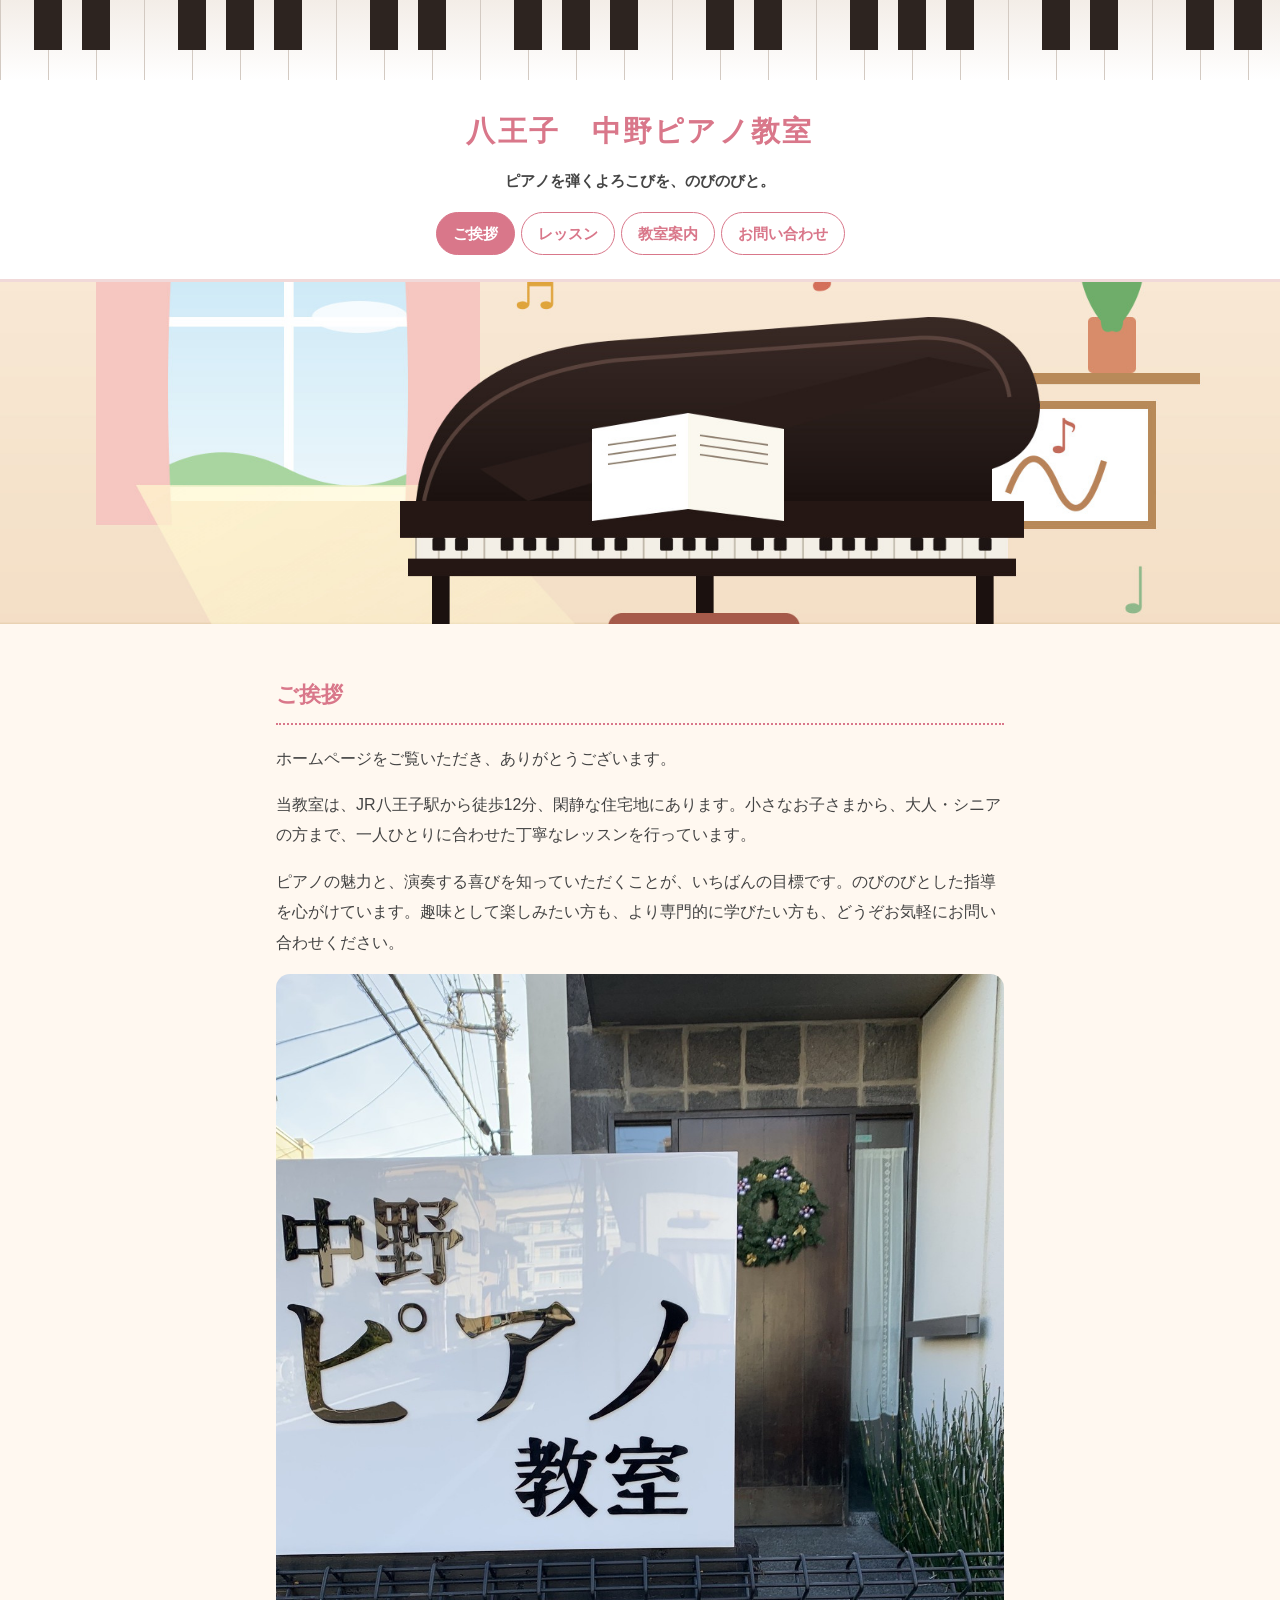
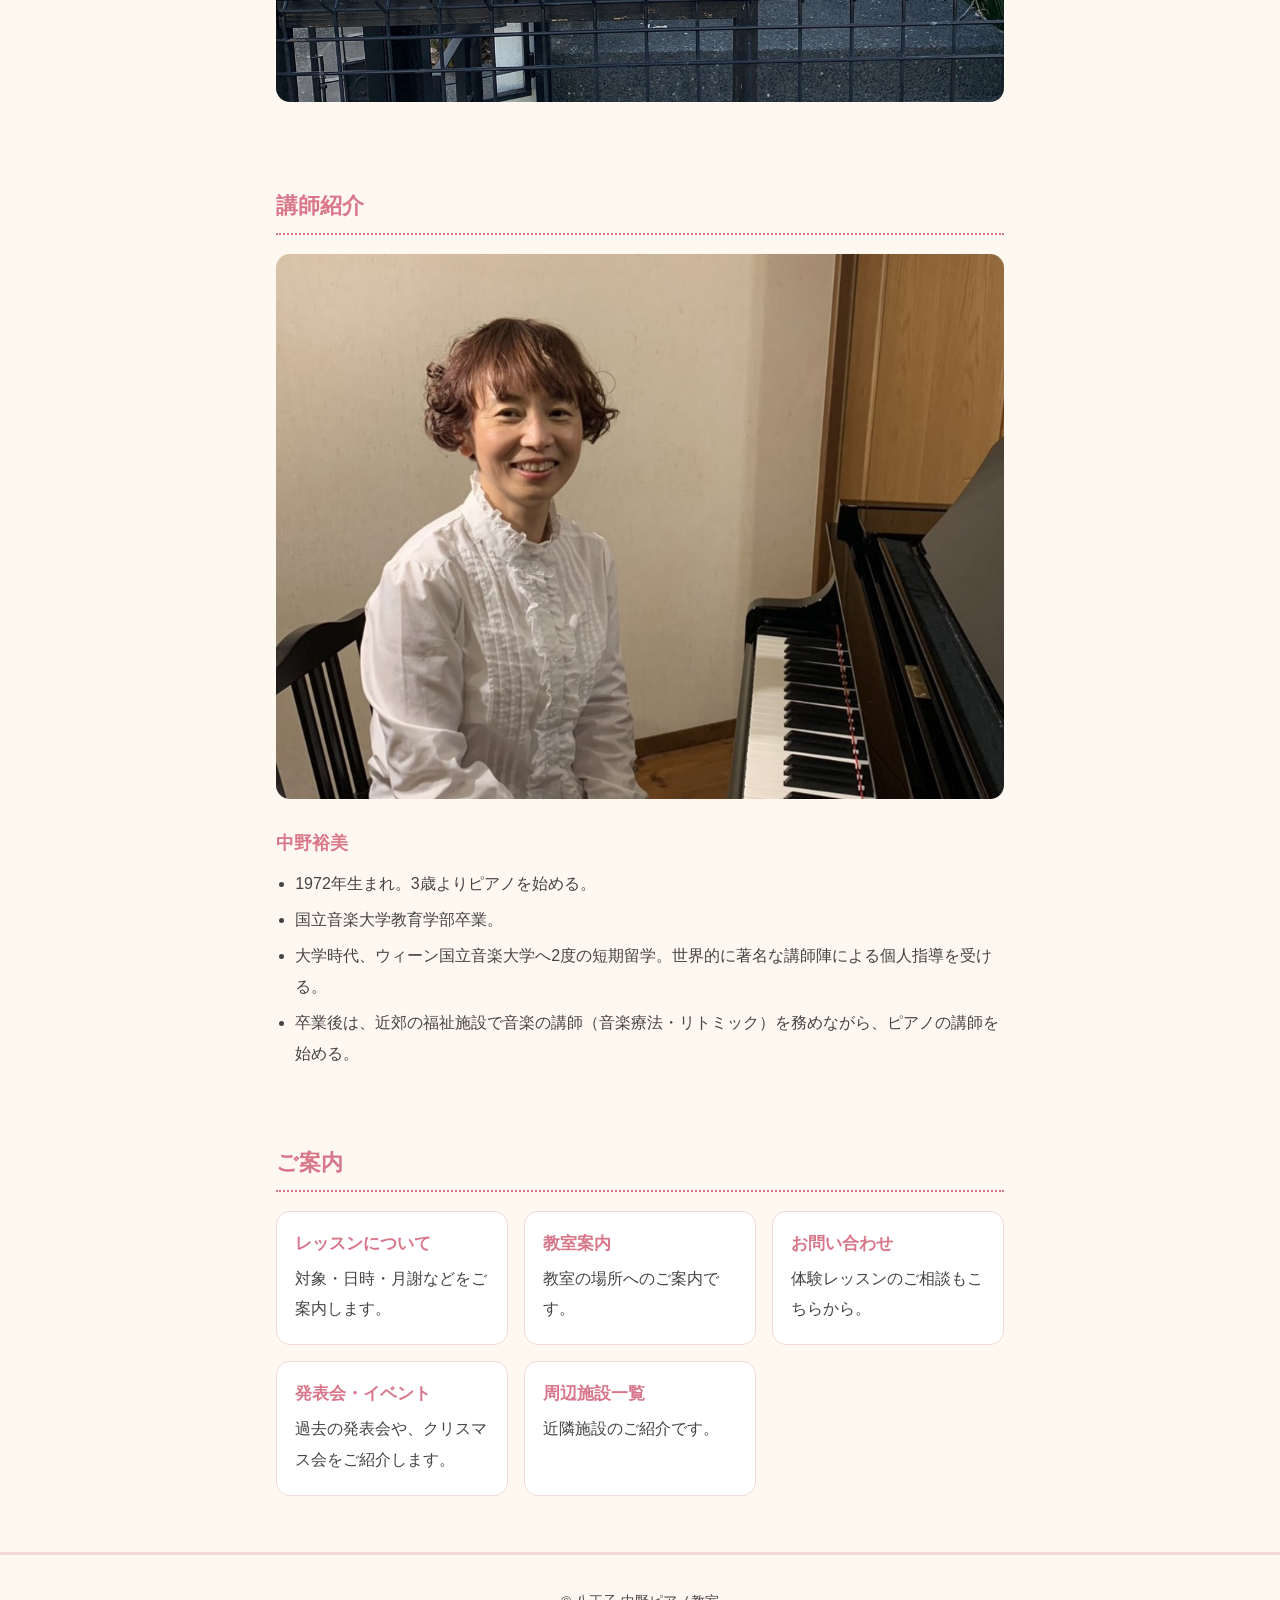
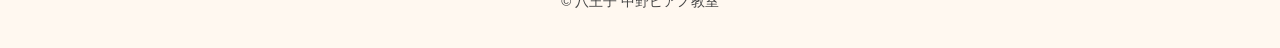
<file: index.html>
<!DOCTYPE html>
<html lang="ja">
<head>
  <meta charset="UTF-8">
  <meta name="viewport" content="width=device-width, initial-scale=1">
  <title>八王子 中野ピアノ教室</title>
  <meta name="description" content="JR八王子駅から徒歩12分、閑静な住宅地にあるピアノ教室です！">
  <script>document.documentElement.classList.add('js');</script> 
  <link rel="stylesheet" href="style.css">
  <script src="script.js" defer></script>    
</head>
<body>
  <header class="site-header">
    <div class="keys" aria-hidden="true"></div>
    <h1>八王子　中野ピアノ教室</h1>
    <p class="catch">ピアノを弾くよろこびを、のびのびと。</p>
    <nav>
      <a href="index.html" aria-current="page">ご挨拶</a>
      <a href="lesson.html">レッスン</a>
      <a href="access.html">教室案内</a>
      <a href="contact.html">お問い合わせ</a>
    </nav>
  </header>

  <div class="hero" aria-hidden="true"></div>

  <main>
    <section id="greeting" class="reveal">
      <h2>ご挨拶</h2>
      <p>ホームページをご覧いただき、ありがとうございます。</p>
      <p>当教室は、JR八王子駅から徒歩12分、閑静な住宅地にあります。小さなお子さまから、大人・シニアの方まで、一人ひとりに合わせた丁寧なレッスンを行っています。</p>
      <p>ピアノの魅力と、演奏する喜びを知っていただくことが、いちばんの目標です。のびのびとした指導を心がけています。趣味として楽しみたい方も、より専門的に学びたい方も、どうぞお気軽にお問い合わせください。</p>
      <img class="photo" src="images/building.jpg" alt="外観">
    </section>

    <section class="reveal">
      <h2>講師紹介</h2>
        <img class="photo"  src="images/teacher.jpg" alt="講師">
          <h3>中野裕美</h3>
          <ul class="career">
            <li>1972年生まれ。3歳よりピアノを始める。</li>
            <li>国立音楽大学教育学部卒業。</li>
            <li>大学時代、ウィーン国立音楽大学へ2度の短期留学。世界的に著名な講師陣による個人指導を受ける。</li>
            <li>卒業後は、近郊の福祉施設で音楽の講師（音楽療法・リトミック）を務めながら、ピアノの講師を始める。</li>
          </ul>
        </div>
      </div>
    </section>

    <section class="reveal">
      <h2>ご案内</h2>
      <div class="cards">
        <a class="card card-link" href="lesson.html">
          <h3>レッスンについて</h3>
          <p>対象・日時・月謝などをご案内します。</p>
        </a>
        <a class="card card-link" href="access.html">
          <h3>教室案内</h3>
          <p>教室の場所へのご案内です。</p>
        </a>
        <a class="card card-link" href="contact.html">
          <h3>お問い合わせ</h3>
          <p>体験レッスンのご相談もこちらから。</p>
        </a>
        <a class="card card-link" href="events.html">
          <h3>発表会・イベント</h3>
          <p>過去の発表会や、クリスマス会をご紹介します。</p>
        </a>
        <a class="card card-link" href="links.html">
          <h3>周辺施設一覧</h3>
          <p>近隣施設のご紹介です。</p>
        </a>
      </div>
    </section>

  </main>

  <footer>
    <p>&copy; 八王子 中野ピアノ教室</p>
  </footer>

</body>
</html>
</file>
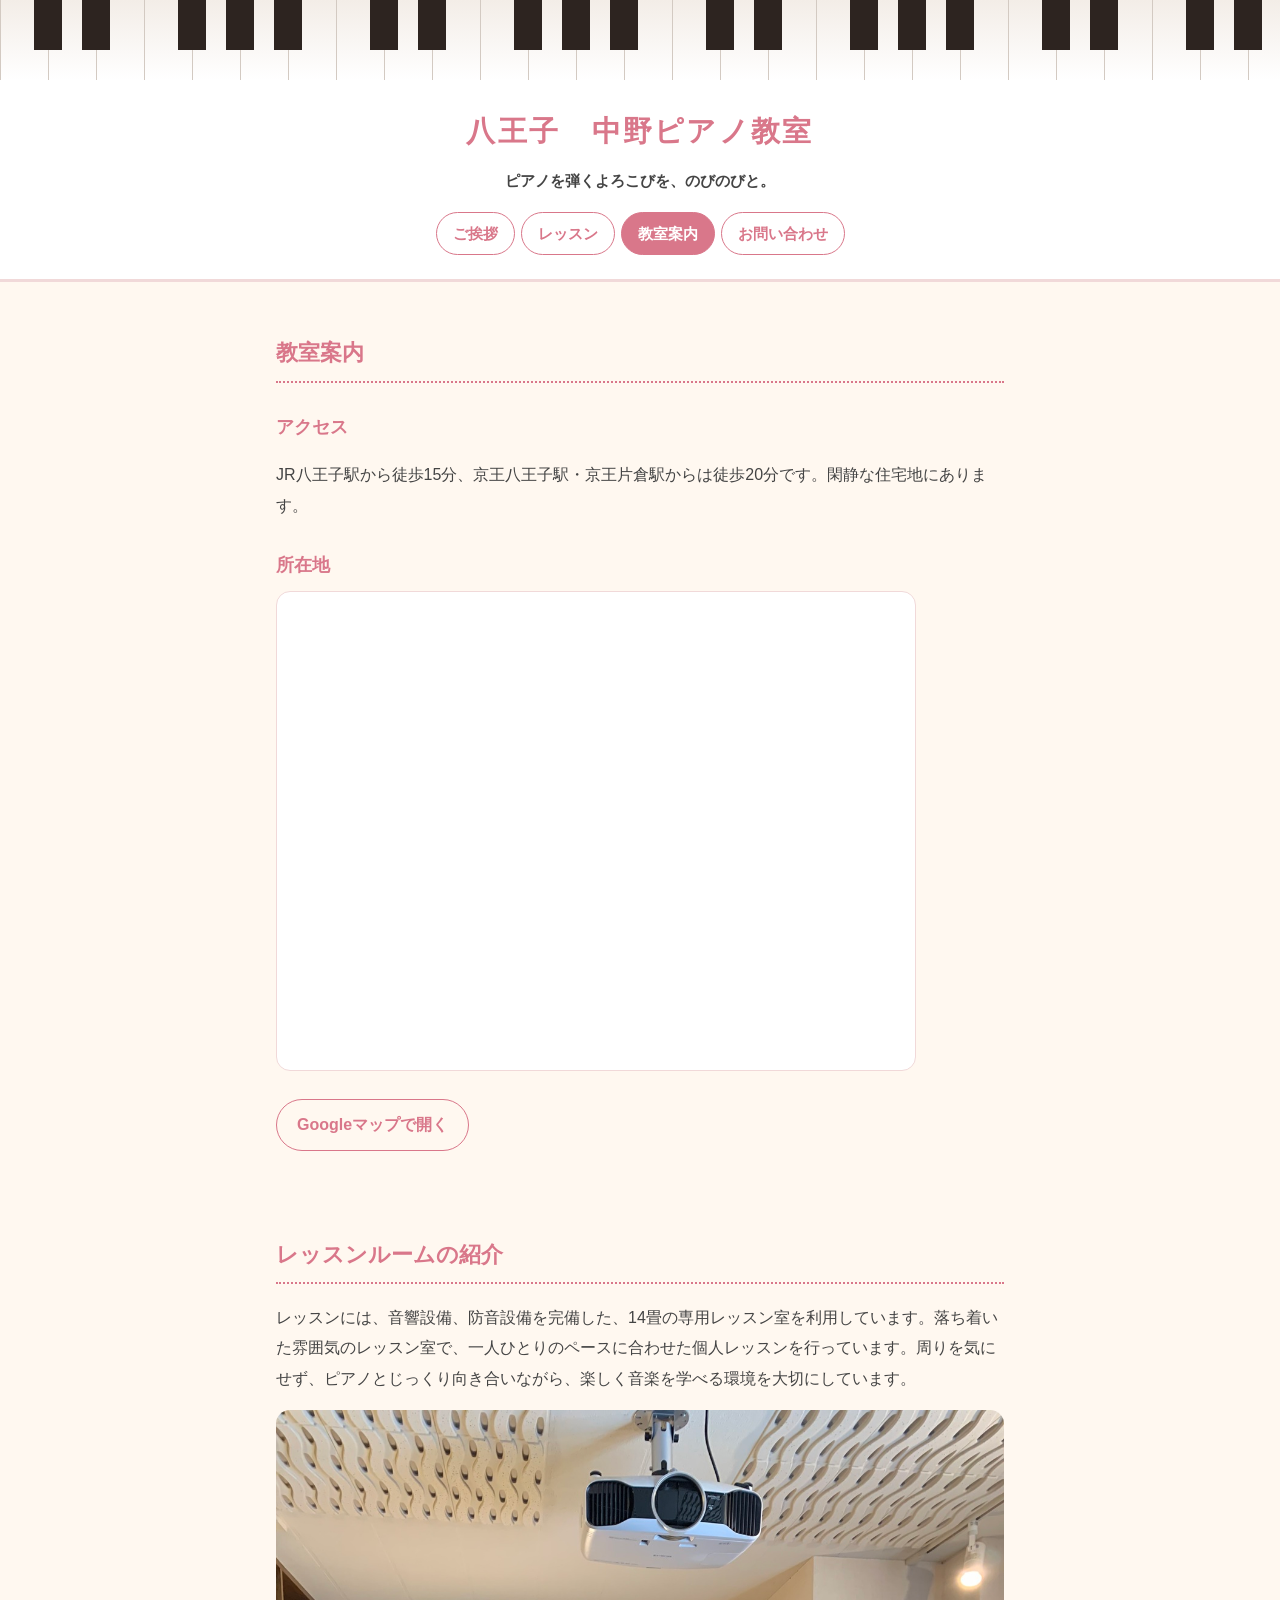
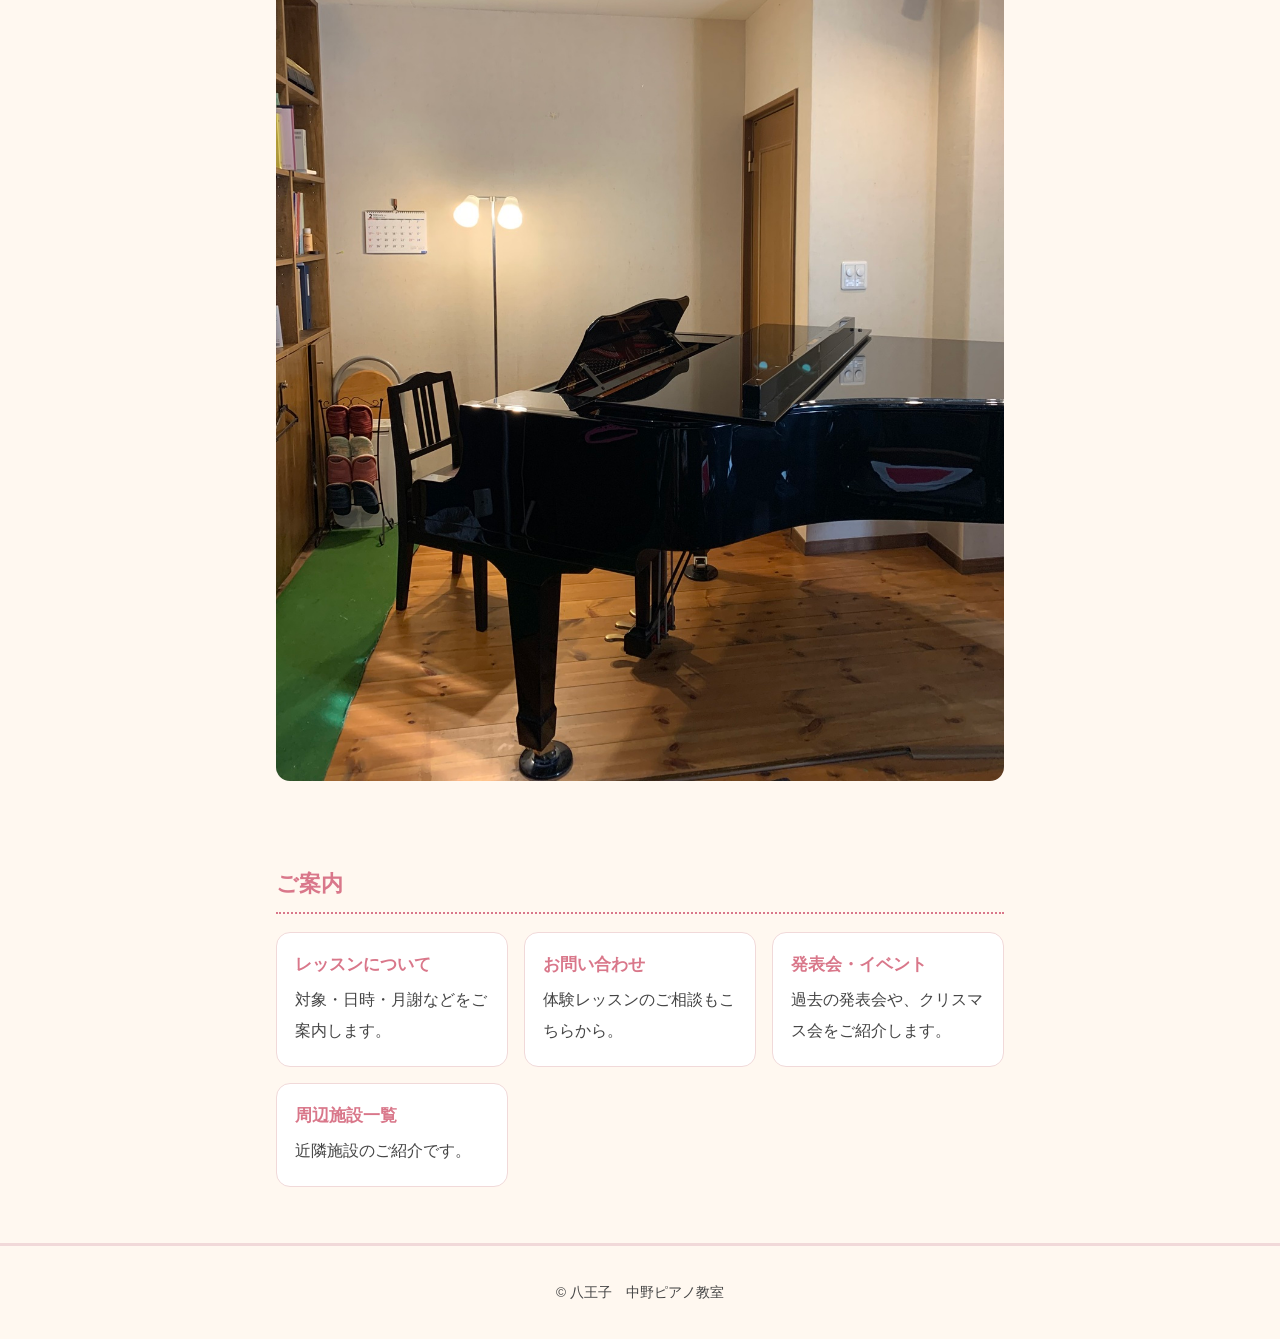
<file: access.html>
<!DOCTYPE html>
<html lang="ja">
<head>
  <meta charset="UTF-8">
  <meta name="viewport" content="width=device-width, initial-scale=1">
  <title> 教室案内 | 八王子　中野ピアノ教室</title>
  <script>document.documentElement.classList.add('js');</script>
  <link rel="stylesheet" href="style.css">
  <script src="script.js" defer></script>
</head>
<body>

  <header class="site-header">
    <div class="keys" aria-hidden="true"></div>
    <h1>八王子　中野ピアノ教室</h1>
    <p class="catch">ピアノを弾くよろこびを、のびのびと。</p>
    <nav>
      <a href="index.html">ご挨拶</a>
      <a href="lesson.html">レッスン</a>
      <a href="access.html" aria-current="page">教室案内</a>
      <a href="contact.html">お問い合わせ</a>
    </nav>
  </header>

  <main>
    <section id="access" class="reveal">
      <h2>教室案内</h2>

      <h3>アクセス</h3>
      <p>JR八王子駅から徒歩15分、京王八王子駅・京王片倉駅からは徒歩20分です。閑静な住宅地にあります。</p>
      
      <h3>所在地</h3>
      <div class="map-wrap">
        <iframe src="https://www.google.com/maps/embed?pb=!1m14!1m8!1m3!1d3241.933053180863!2d139.33231308812924!3d35.654021019929225!3m2!1i1024!2i768!4f13.1!3m3!1m2!1s0x60191dd6dc88493f%3A0x21a60ded7959d11e!2z5Lit6YeO44OU44Ki44OO5pWZ5a6k!5e0!3m2!1sja!2sjp!4v1795079957153!5m2!1sja!2sjp" allowfullscreen="" loading="lazy" referrerpolicy="strict-origin-when-cross-origin"></iframe>
      </div>
      <p>
        <a class="map-link" href="https://maps.app.goo.gl/utePpyiAo1bvD2hs9" target="_blank" rel="noopener">Googleマップで開く</a>
      </p>
    </section>

    <section class="reveal">
      <h2>レッスンルームの紹介</h2>
      <p>レッスンには、音響設備、防音設備を完備した、14畳の専用レッスン室を利用しています。落ち着いた雰囲気のレッスン室で、一人ひとりのペースに合わせた個人レッスンを行っています。周りを気にせず、ピアノとじっくり向き合いながら、楽しく音楽を学べる環境を大切にしています。</p>
      <img class="photo" src="images/classroom.jpg" alt="レッスンルーム">
    </section>
  
    <section class="reveal">
      <h2>ご案内</h2>
      <div class="cards">
        <a class="card card-link" href="lesson.html">
          <h3>レッスンについて</h3>
          <p>対象・日時・月謝などをご案内します。</p>
        </a>
        <a class="card card-link" href="contact.html">
          <h3>お問い合わせ</h3>
          <p>体験レッスンのご相談もこちらから。</p>
        </a>
        <a class="card card-link" href="events.html">
          <h3>発表会・イベント</h3>
          <p>過去の発表会や、クリスマス会をご紹介します。</p>
        </a>
        <a class="card card-link" href="links.html">
          <h3>周辺施設一覧</h3>
          <p>近隣施設のご紹介です。</p>
        </a>
      </div>
    </section>
  
  </main>

  <footer>
    <p>&copy; 八王子　中野ピアノ教室</p>
  </footer>

</body>
</html>
</file>
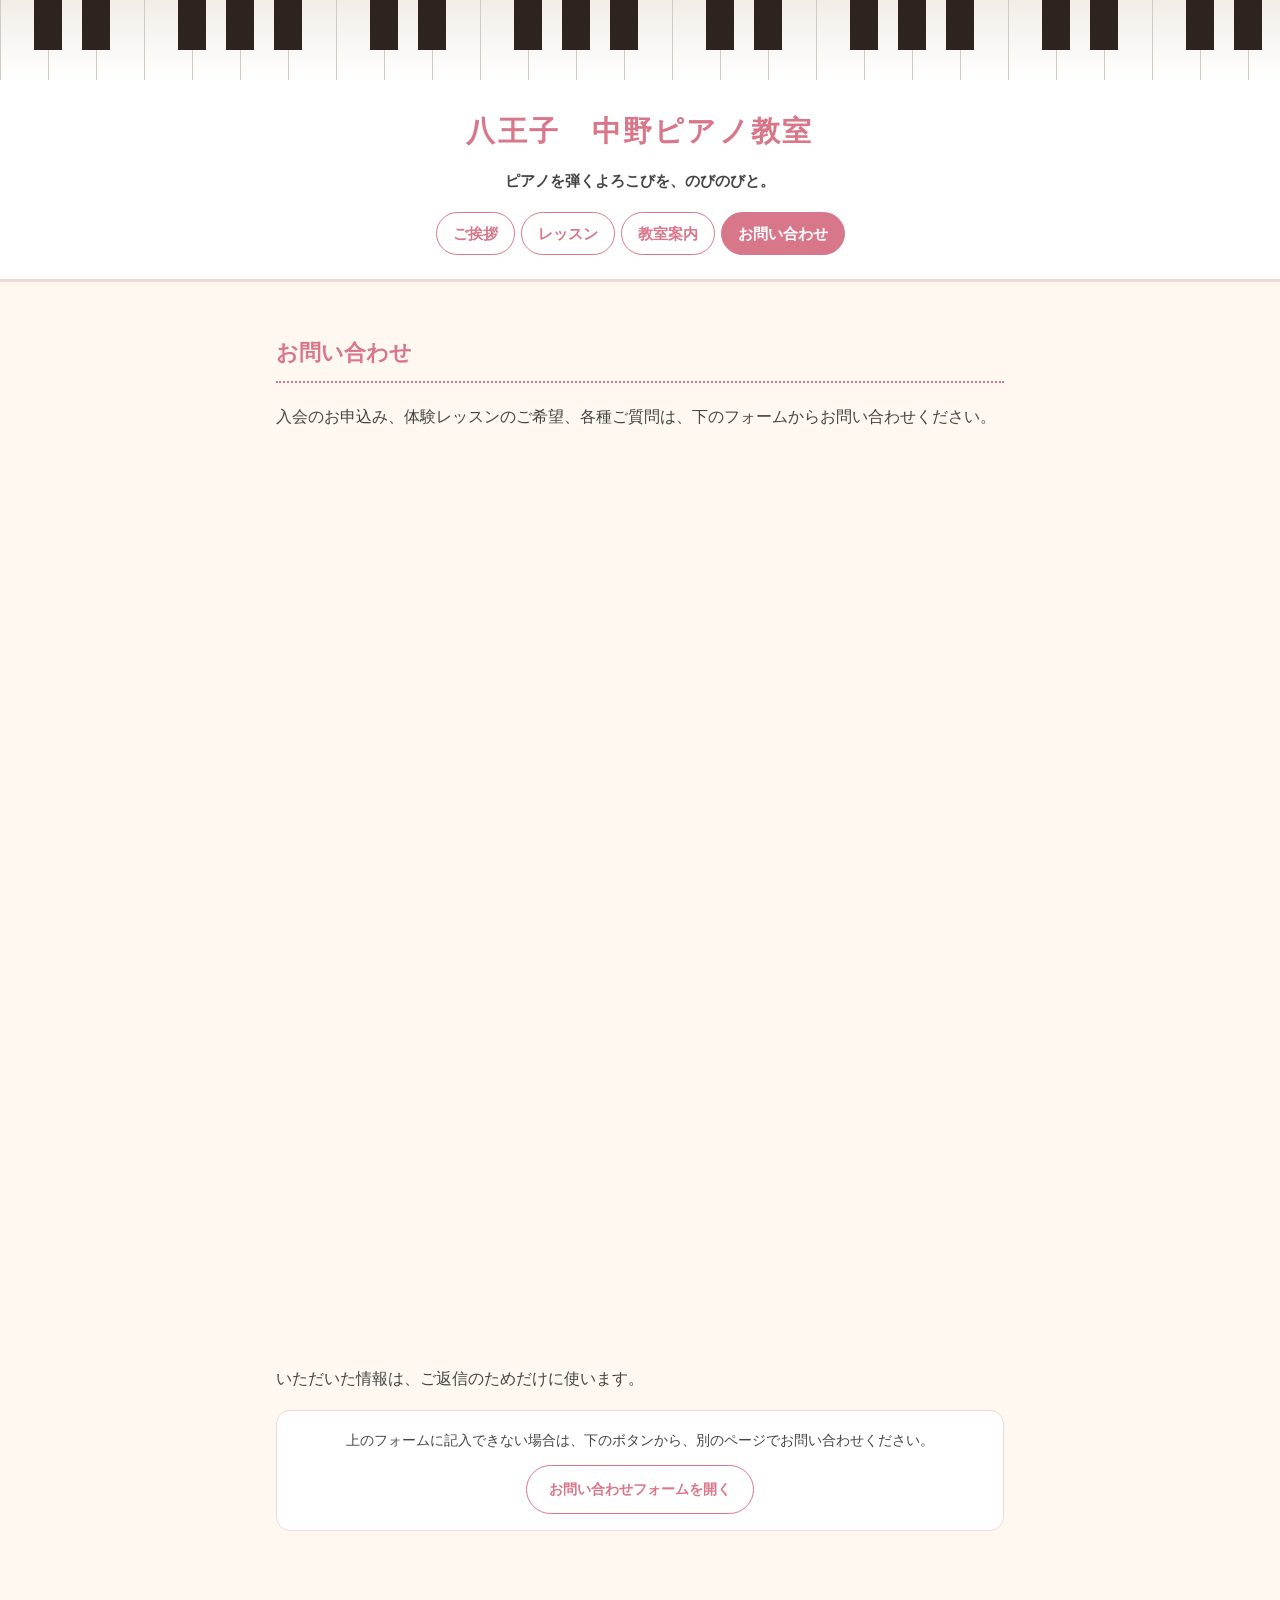
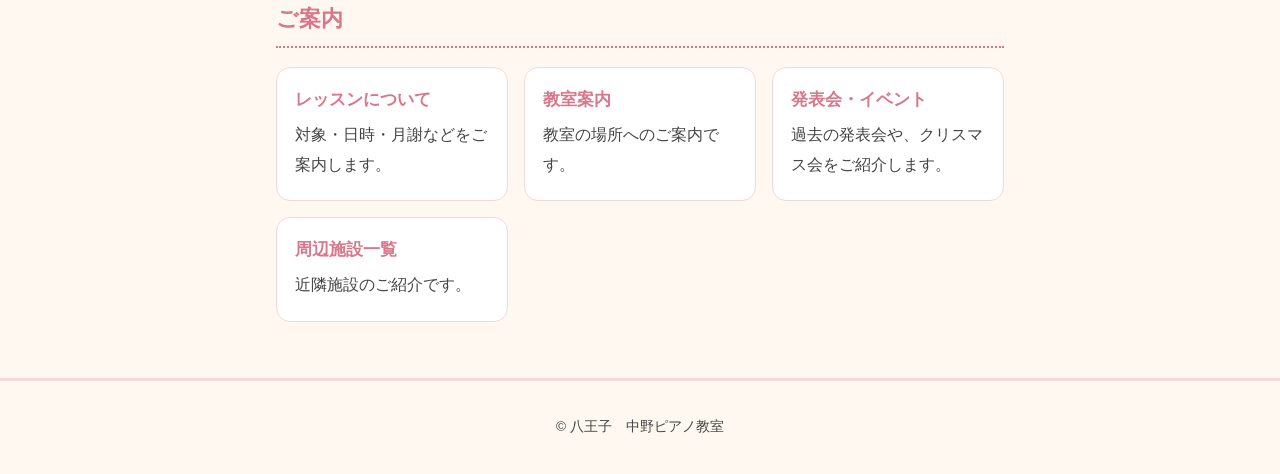
<file: contact.html>
<!DOCTYPE html>
<html lang="ja">
<head>
  <meta charset="UTF-8">
  <meta name="viewport" content="width=device-width, initial-scale=1">
  <title> お問い合わせ | 八王子　中野ピアノ教室</title>
  <script>document.documentElement.classList.add('js');</script>
  <link rel="stylesheet" href="style.css">
  <script src="script.js" defer></script>
</head>
<body>

  <header class="site-header">
    <div class="keys" aria-hidden="true"></div>
    <h1>八王子　中野ピアノ教室</h1>
    <p class="catch">ピアノを弾くよろこびを、のびのびと。</p>
    <nav>
      <a href="index.html">ご挨拶</a>
      <a href="lesson.html">レッスン</a>
      <a href="access.html">教室案内</a>
      <a href="contact.html" aria-current="page">お問い合わせ</a>
    </nav>
  </header>

  <main>
    <section id="contact" class="reveal">
      <h2>お問い合わせ</h2>
      <p>入会のお申込み、体験レッスンのご希望、各種ご質問は、下のフォームからお問い合わせください。</p>
      <div class="form-wrap">
        <iframe src="https://docs.google.com/forms/d/e/1FAIpQLSfHcBd5L1lPVGp4w4lA3L2x9i84PYUAmXnGlXHc47lqhCprVA/viewform?embedded=true" width="640" height="2837" frameborder="0" marginheight="0" marginwidth="0">読み込んでいます…</iframe>
      </div>
      <p>いただいた情報は、ご返信のためだけに使います。</p>
      <div class="form-alt">
        <p>上のフォームに記入できない場合は、下のボタンから、別のページでお問い合わせください。</p>
        <p><a class="form-alt-link" href="https://docs.google.com/forms/d/e/1FAIpQLSfHcBd5L1lPVGp4w4lA3L2x9i84PYUAmXnGlXHc47lqhCprVA/viewform?usp=header" target="_blank" rel="noopener">お問い合わせフォームを開く</a></p>
      </div>
    </section>

    <section class="reveal">
      <h2>ご案内</h2>
      <div class="cards">
        <a class="card card-link" href="lesson.html">
          <h3>レッスンについて</h3>
          <p>対象・日時・月謝などをご案内します。</p>
        </a>
        <a class="card card-link" href="access.html">
          <h3>教室案内</h3>
          <p>教室の場所へのご案内です。</p>
        </a>
        <a class="card card-link" href="events.html">
          <h3>発表会・イベント</h3>
          <p>過去の発表会や、クリスマス会をご紹介します。</p>
        </a>
        <a class="card card-link" href="links.html">
          <h3>周辺施設一覧</h3>
          <p>近隣施設のご紹介です。</p>
        </a>
      </div>
    </section>
  </main>

  <footer>
    <p>&copy; 八王子　中野ピアノ教室</p>
  </footer>

</body>
</html>
</file>
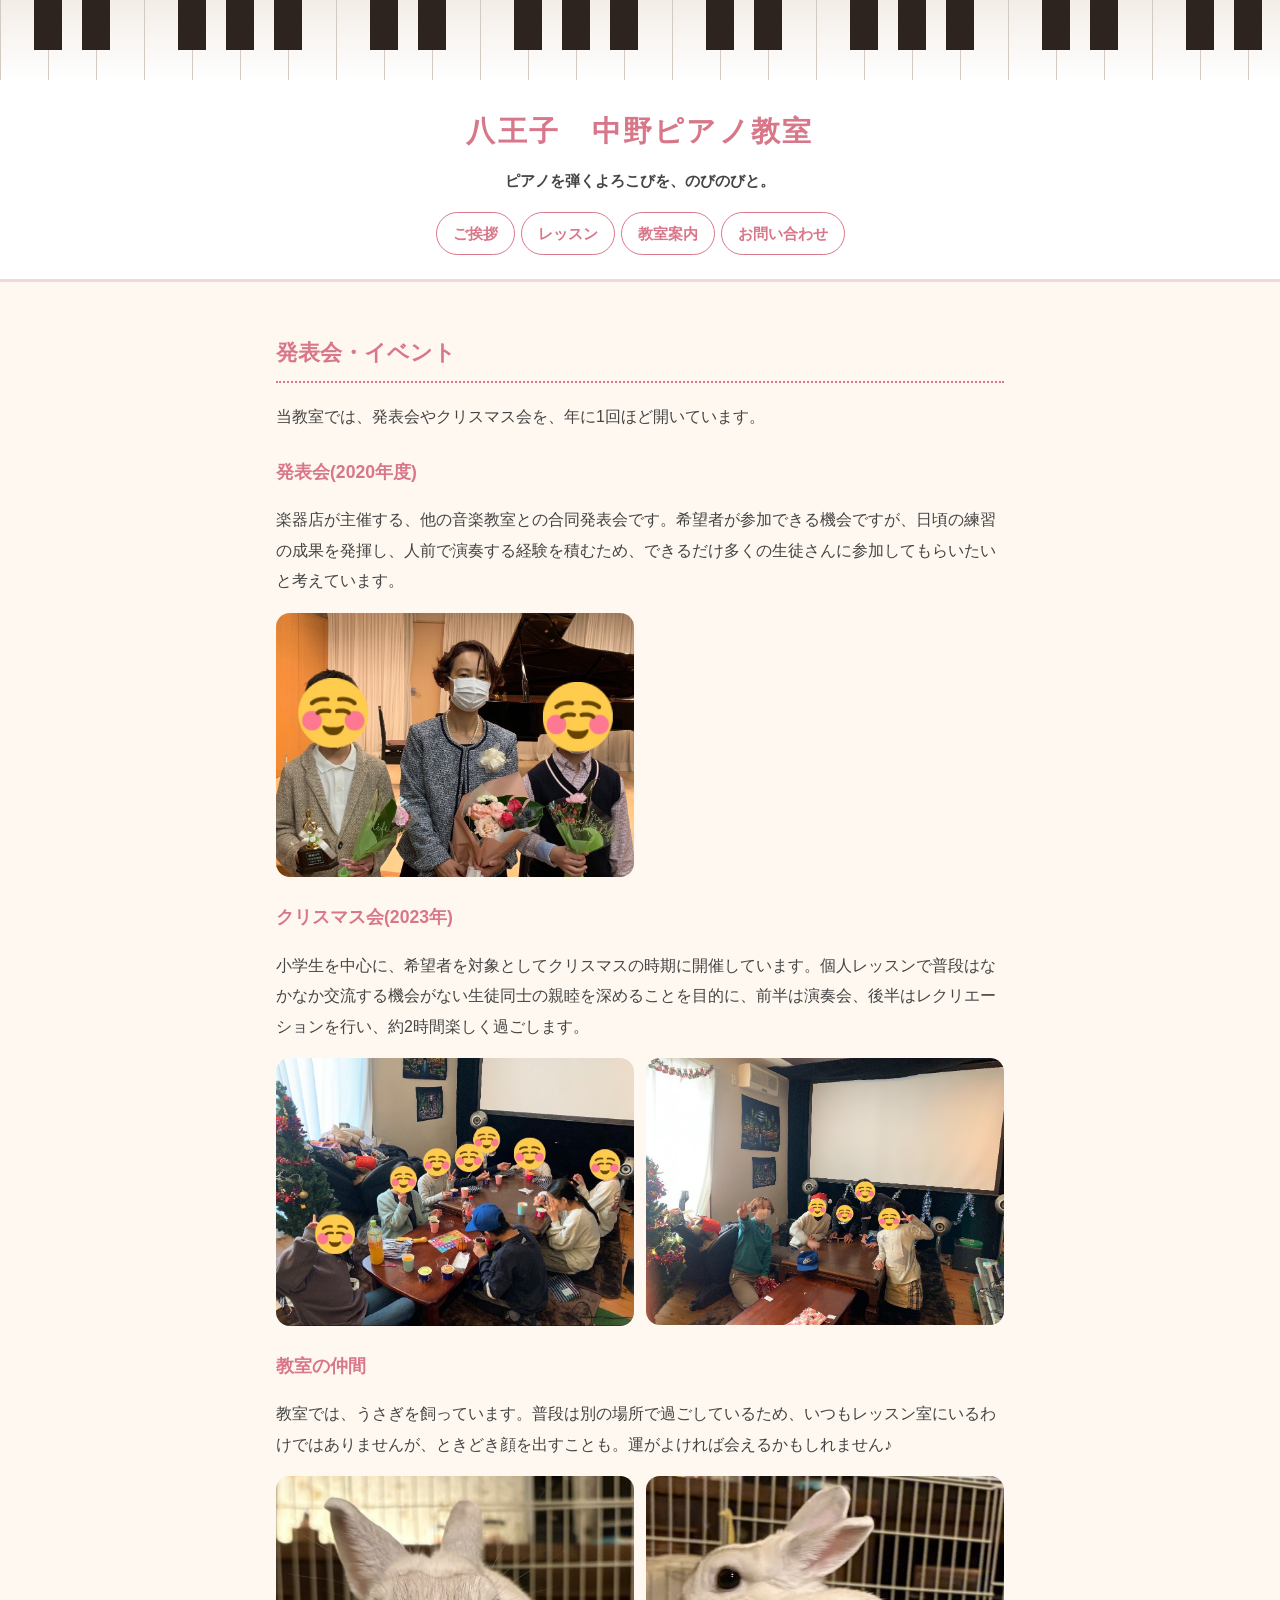
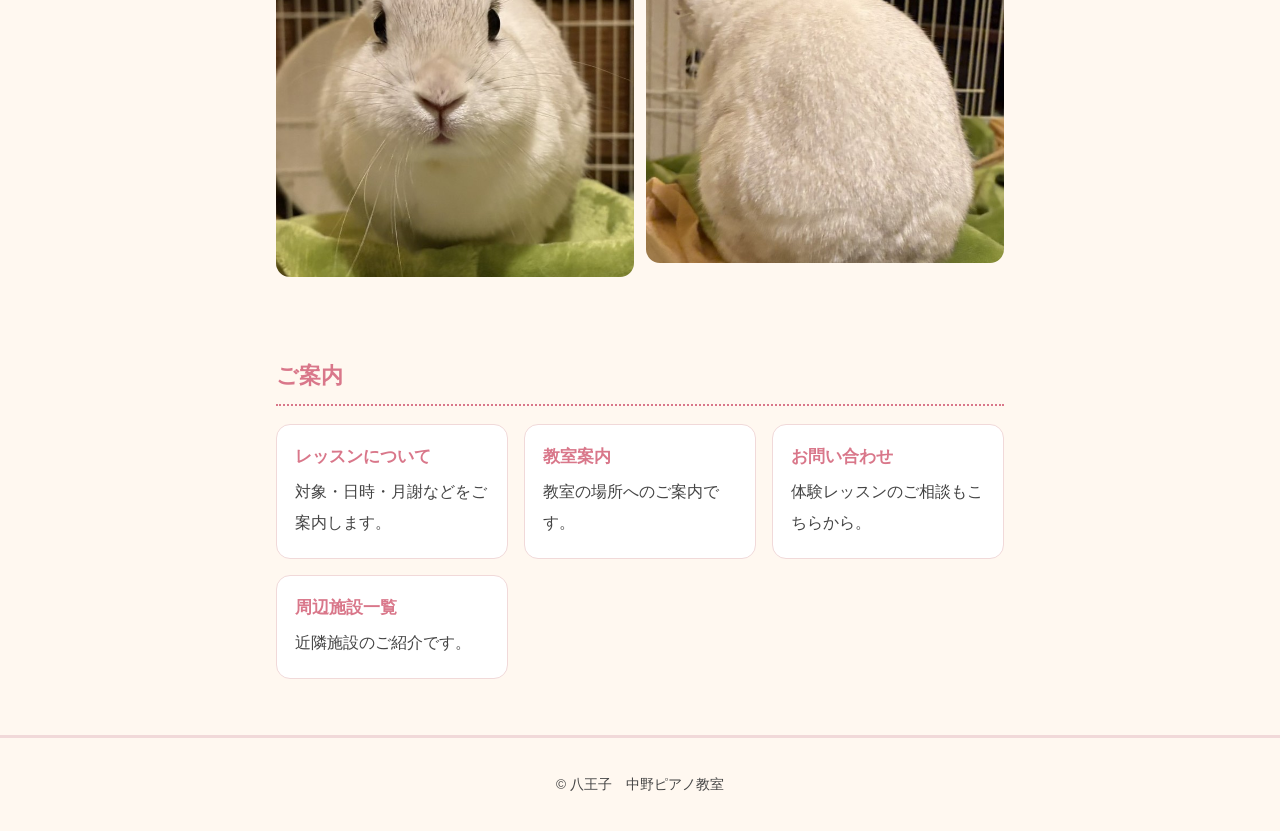
<file: events.html>
<!DOCTYPE html>
<html lang="ja">
<head>
  <meta charset="UTF-8">
  <meta name="viewport" content="width=device-width, initial-scale=1">
  <title>発表会・イベント｜八王子 中野ピアノ教室</title>
  <script>document.documentElement.classList.add('js');</script>
  <link rel="stylesheet" href="style.css">
  <script src="script.js" defer></script>
</head>
<body>
    <header class="site-header">
        <div class="keys" aria-hidden="true"></div>
            <h1>八王子　中野ピアノ教室</h1>
            <p class="catch">ピアノを弾くよろこびを、のびのびと。</p>
    <nav>
      <a href="index.html">ご挨拶</a>
      <a href="lesson.html">レッスン</a>
      <a href="access.html">教室案内</a>
      <a href="contact.html">お問い合わせ</a>
    </nav>
  </header>

<main>
    <section class="reveal">
        <h2>発表会・イベント</h2>
        <p>当教室では、発表会やクリスマス会を、年に1回ほど開いています。</p>

        <div class="event">
            <h3>発表会(2020年度)</h3>
            <p>楽器店が主催する、他の音楽教室との合同発表会です。希望者が参加できる機会ですが、日頃の練習の成果を発揮し、人前で演奏する経験を積むため、できるだけ多くの生徒さんに参加してもらいたいと考えています。</p>
            <div class="event-photos">
                <img src="images/presentation.jpg" alt="2020年度の発表会の様子">
            </div>
        </div>

        <div class="event">
            <h3>クリスマス会(2023年)</h3>
            <p>小学生を中心に、希望者を対象としてクリスマスの時期に開催しています。個人レッスンで普段はなかなか交流する機会がない生徒同士の親睦を深めることを目的に、前半は演奏会、後半はレクリエーションを行い、約2時間楽しく過ごします。</p>
            <div class="event-photos">
                <img src="images/Xmas.jpg" alt="2023年のクリスマス会の様子">
                <img src="images/Xmas2.jpg" alt="2023年度のクリスマス会の様子2">
            </div>
        </div>

        <div class="event">
            <h3>教室の仲間</h3>
            <p>教室では、うさぎを飼っています。普段は別の場所で過ごしているため、いつもレッスン室にいるわけではありませんが、ときどき顔を出すことも。運がよければ会えるかもしれません♪</p>
            <div class="event-photos">
                <img src="images/rabbit.jpg" alt="うさぎ1">
                <img src="images/rabbit2.jpg" alt="うさぎ2">
            </div>
        </div>
    </section>

    <section class="reveal">
      <h2>ご案内</h2>
      <div class="cards">
        <a class="card card-link" href="lesson.html">
          <h3>レッスンについて</h3>
          <p>対象・日時・月謝などをご案内します。</p>
        </a>
        <a class="card card-link" href="access.html">
          <h3>教室案内</h3>
          <p>教室の場所へのご案内です。</p>
        </a>
        <a class="card card-link" href="contact.html">
          <h3>お問い合わせ</h3>
          <p>体験レッスンのご相談もこちらから。</p>
        </a>
        <a class="card card-link" href="links.html">
          <h3>周辺施設一覧</h3>
          <p>近隣施設のご紹介です。</p>
        </a>
      </div>
    </section>
</main>

<footer>
    <p>&copy; 八王子　中野ピアノ教室</p>
</footer>

</body>
</html>
</file>
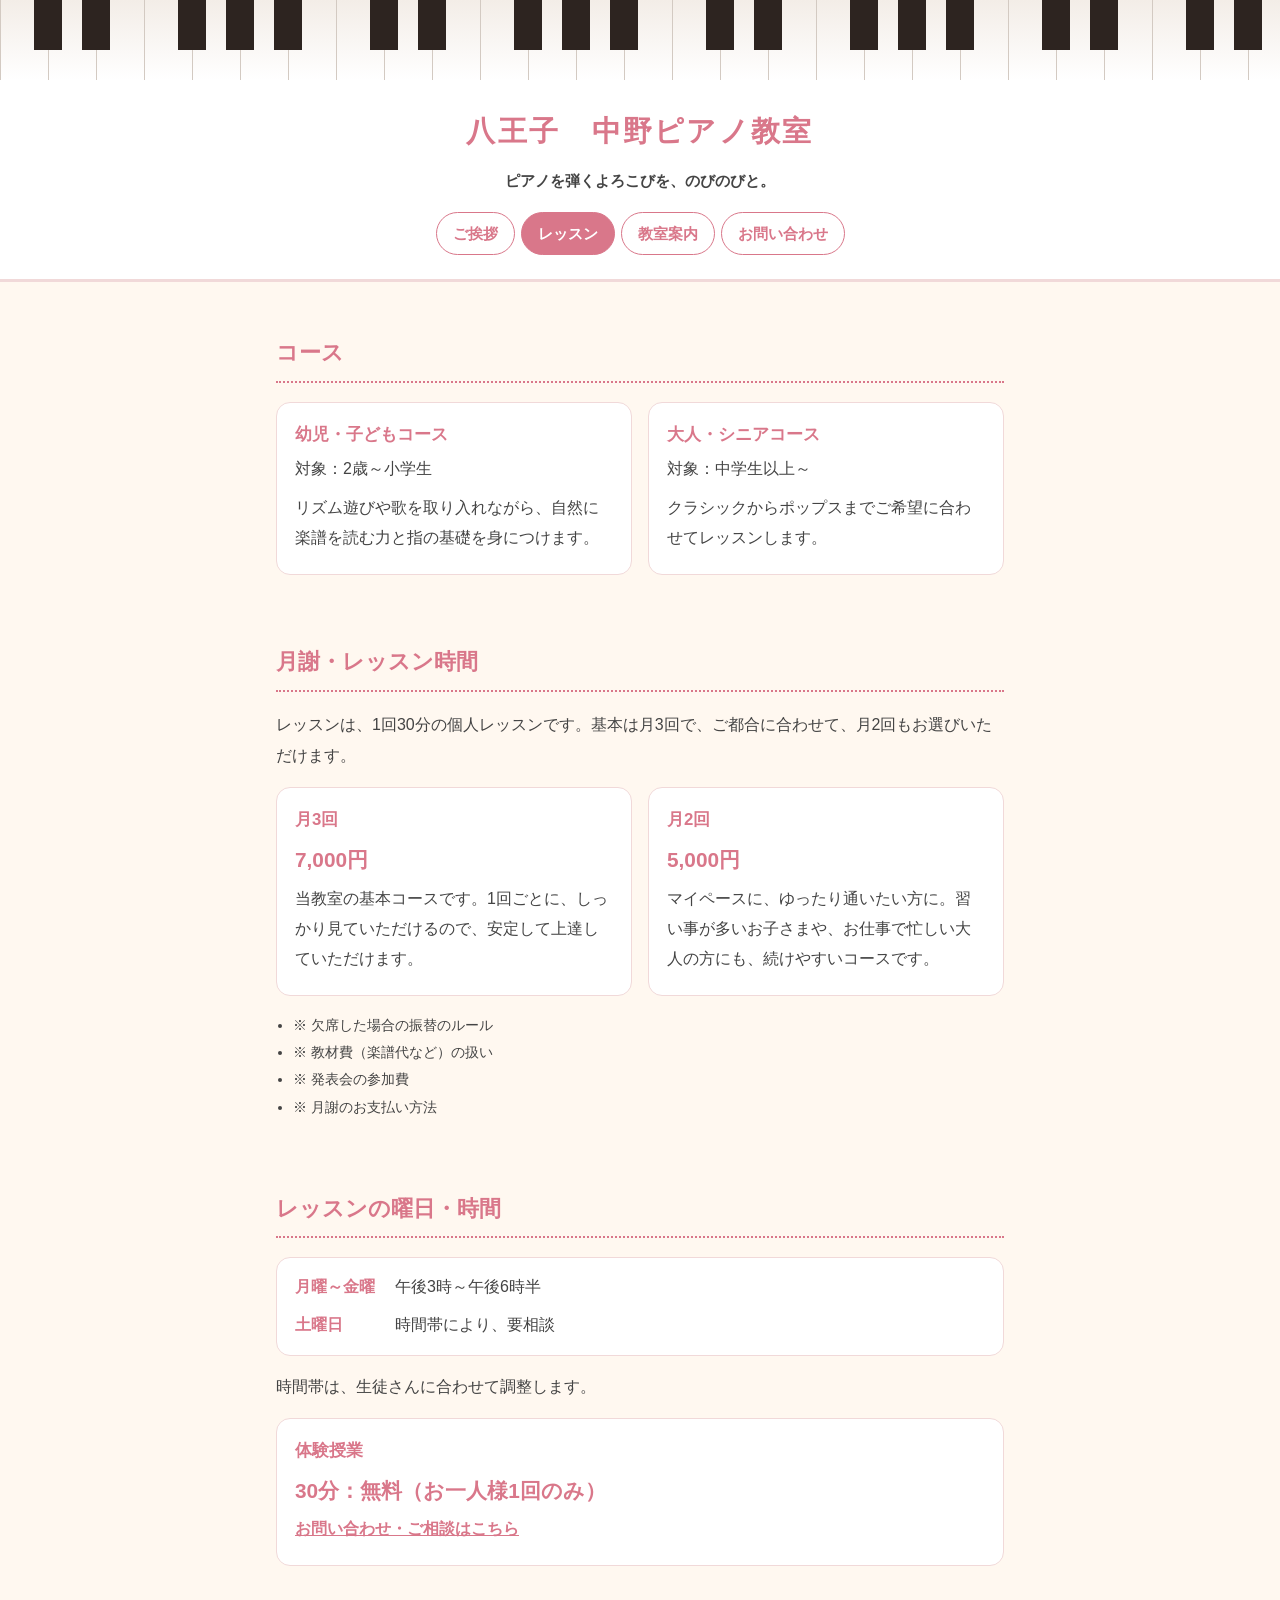
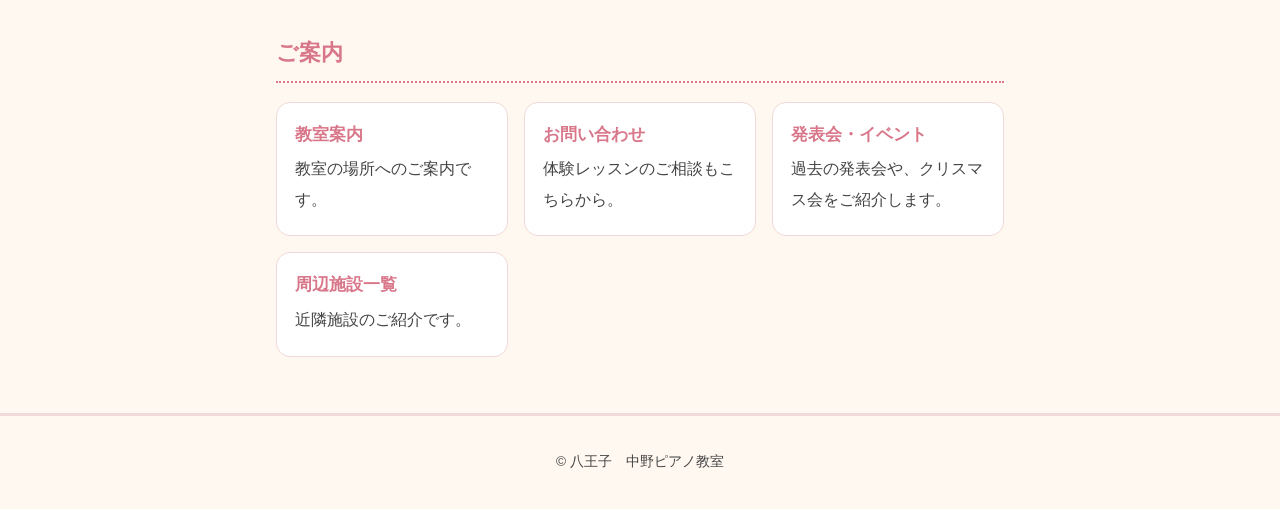
<file: lesson.html>
<!DOCTYPE html>
<html lang="ja">
<head>
  <meta charset="UTF-8">
  <meta name="viewport" content="width=device-width, initial-scale=1">
  <title> レッスンについて | 八王子　中野ピアノ教室</title>
  <script>document.documentElement.classList.add('js');</script>
  <link rel="stylesheet" href="style.css">
  <script src="script.js" defer></script>
</head>
<body>

  <header class="site-header">
    <div class="keys" aria-hidden="true"></div>
    <h1>八王子　中野ピアノ教室</h1>
    <p class="catch">ピアノを弾くよろこびを、のびのびと。</p>
    <nav>
      <a href="index.html">ご挨拶</a>
      <a href="lesson.html" aria-current="page">レッスン</a>
      <a href="access.html">教室案内</a>
      <a href="contact.html">お問い合わせ</a>
    </nav>
  </header>

  <main>
    <section id="lesson" class="reveal">
      <h2>コース</h2>
      <div class="cards">
        <div class="card">
          <h3>幼児・子どもコース</h3>
          <p>対象：2歳～小学生</p>
          <p>リズム遊びや歌を取り入れながら、自然に楽譜を読む力と指の基礎を身につけます。</p>
        </div>
        <div class="card">
          <h3>大人・シニアコース</h3>
          <p>対象：中学生以上～</p>
          <p>クラシックからポップスまでご希望に合わせてレッスンします。</p>
        </div>
      </div>
    </section>

    <section class="reveal">
      <h2>月謝・レッスン時間</h2>
      <p>レッスンは、1回30分の個人レッスンです。基本は月3回で、ご都合に合わせて、月2回もお選びいただけます。</p>
      <div class="cards">
          <div class="card">
          <h3>月3回</h3>
          <p class="price">7,000円</p>
          <p>当教室の基本コースです。1回ごとに、しっかり見ていただけるので、安定して上達していただけます。</p>
          </div>
          <div class="card">
          <h3>月2回</h3>
          <p class="price">5,000円</p>
          <p>マイペースに、ゆったり通いたい方に。習い事が多いお子さまや、お仕事で忙しい大人の方にも、続けやすいコースです。</p>
        </div>
      </div>

      <ul class="notes">
        <li>※ 欠席した場合の振替のルール</li>
        <li>※ 教材費（楽譜代など）の扱い</li>
        <li>※ 発表会の参加費</li>
        <li>※ 月謝のお支払い方法</li>
      </ul>
    </section>

    <section class="reveal">
      <h2>レッスンの曜日・時間</h2>
      <dl class="schedule">
        <dt>月曜～金曜</dt>
        <dd>午後3時～午後6時半</dd>
        <dt>土曜日</dt>
        <dd>時間帯により、要相談</dd>
      </dl>
      <p>時間帯は、生徒さんに合わせて調整します。</p>
      <div class="card">
        <h3>体験授業</h3>
        <p class="price">30分：無料（お一人様1回のみ）</p>
        <p><a href="contact.html">お問い合わせ・ご相談はこちら</a></p>
      </div>
    </section>
  
    <section class="reveal">
      <h2>ご案内</h2>
      <div class="cards">
        <a class="card card-link" href="access.html">
          <h3>教室案内</h3>
          <p>教室の場所へのご案内です。</p>
        </a>
        <a class="card card-link" href="contact.html">
          <h3>お問い合わせ</h3>
          <p>体験レッスンのご相談もこちらから。</p>
        </a>
        <a class="card card-link" href="events.html">
          <h3>発表会・イベント</h3>
          <p>過去の発表会や、クリスマス会をご紹介します。</p>
        </a>
        <a class="card card-link" href="links.html">
          <h3>周辺施設一覧</h3>
          <p>近隣施設のご紹介です。</p>
        </a>
      </div>
    </section>
  
  </main>

  <footer>
    <p>&copy; 八王子　中野ピアノ教室</p>
  </footer>

</body>
</html>
</file>
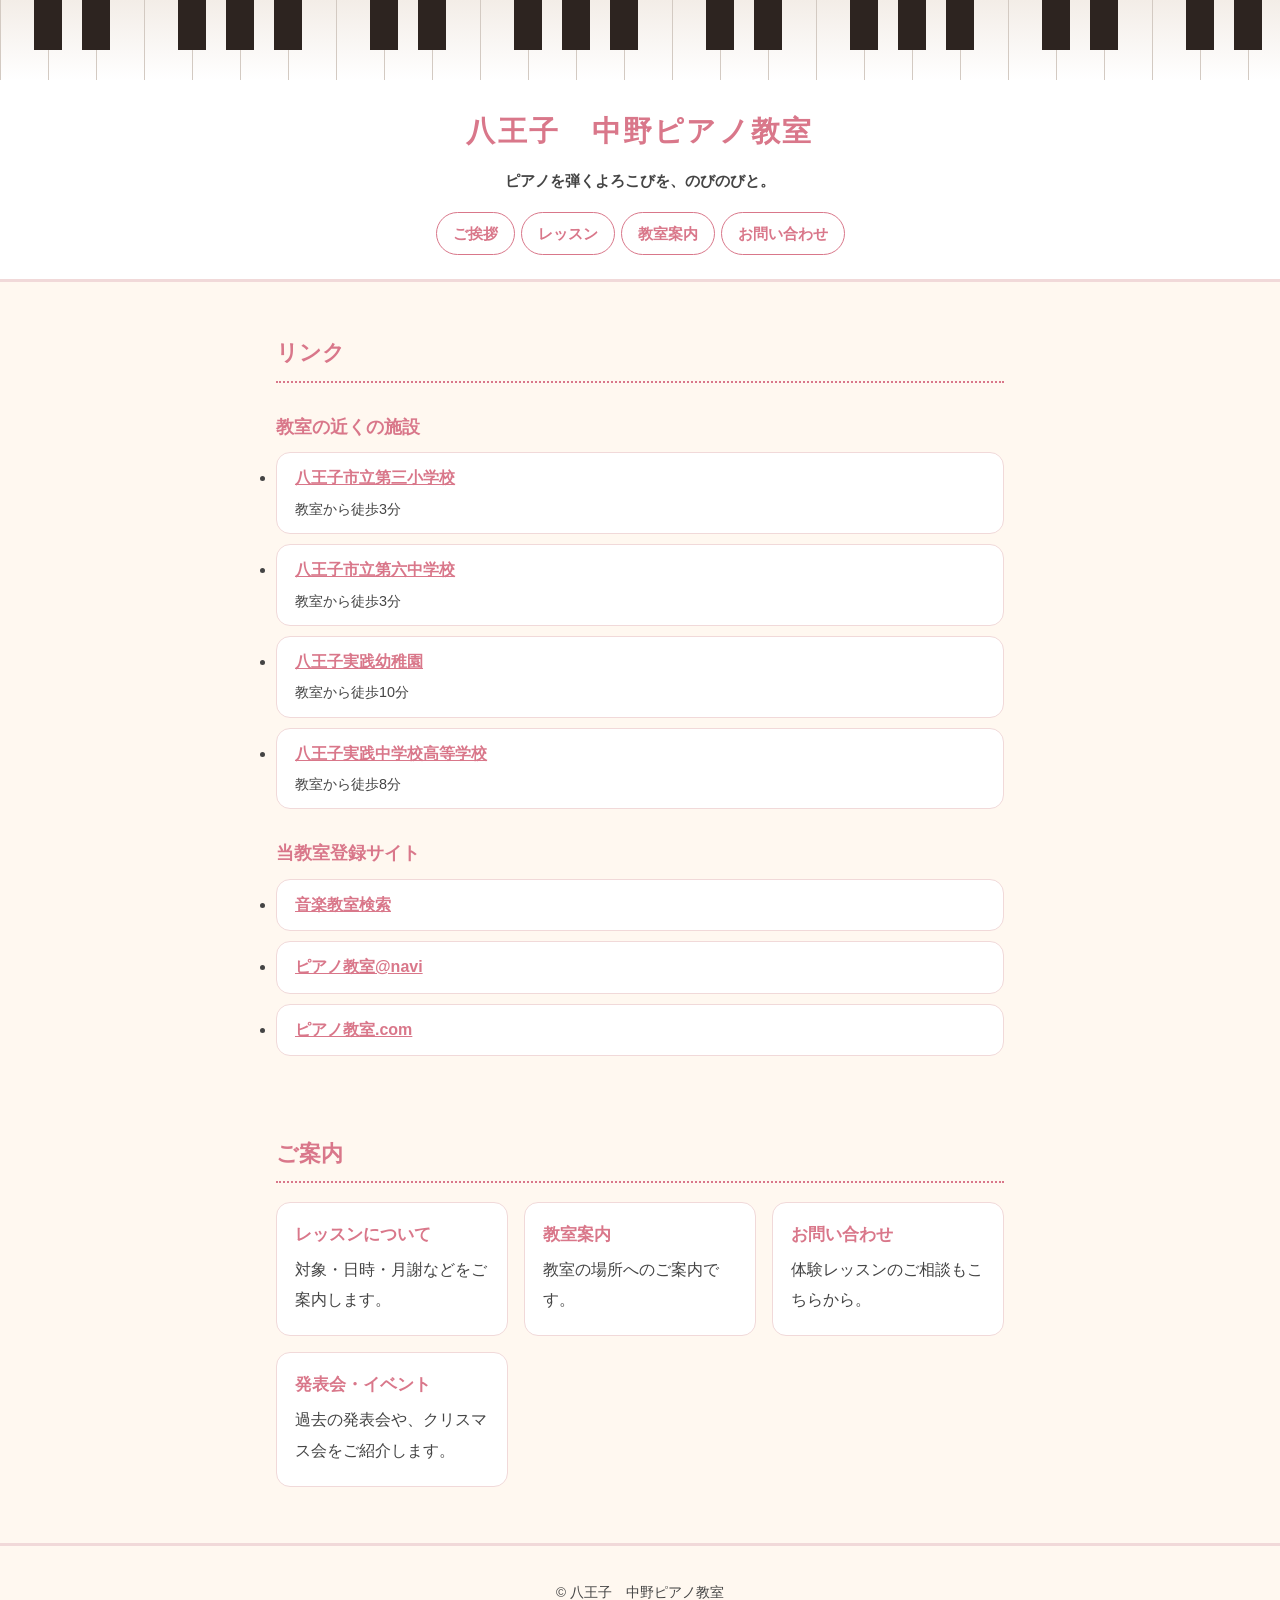
<file: links.html>
<!DOCTYPE html>
<html lang="ja">
<head>
    <meta charset="UTF-8">
    <meta name="viewport" content="width=device-width, initial-scale=1">
    <title>リンク | 八王子　中野ピアノ教室</title>
    <script>document.documentElement.classList.add('js');</script>
    <link rel="stylesheet" href="style.css">
    <script src="script.js" defer></script>
</head>
<body>
    <header class="site-header">
        <div class="keys" aria-hidden="true"></div>
        <h1>八王子　中野ピアノ教室</h1>
        <p class="catch">ピアノを弾くよろこびを、のびのびと。</p>
        <nav>
            <a href="index.html">ご挨拶</a>
            <a href="lesson.html">レッスン</a>
            <a href="access.html">教室案内</a>
            <a href="contact.html">お問い合わせ</a>
        </nav>
    </header>
<main>
    <section class="reveal">
        <h2>リンク</h2>

        <h3>教室の近くの施設</h3>
        <ul class="link-list">
            <li>
                <a href="https://hachioji-school.ed.jp/dai3e" target="_blank" rel="noopener">八王子市立第三小学校</a>
                <p>教室から徒歩3分</p>
            </li>
            <li>
                <a href="https://hachioji-school.ed.jp/dai6j" target="_blank" rel="noopener">八王子市立第六中学校</a>
                <p>教室から徒歩3分</p>
            </li>
            <li>
                <a href="https://hachioji-jissen.com/" target="_blank" rel="noopener">八王子実践幼稚園</a>
                <p>教室から徒歩10分</p>
            </li>
            <li>
                <a href="https://hachioji-jissen.ac.jp/" target="_blank" rel="noopener">八王子実践中学校高等学校</a>
                <p>教室から徒歩8分</p>
            </li>
        </ul>
        
        <h3>当教室登録サイト</h3>
        <ul class="link-list">
            <li><a href="http://xn--66v140h.xn--wbtt9tu4c3s1a.jp/" target="_blank" rel="noopener">音楽教室検索</a></li>
            <li><a href="https://www.kikaido.net/" target="_blank" rel="noopener">ピアノ教室@navi</a></li>
            <li><a href="https://xn--pckmh8bxal0mc8cye2c8e.com/" target="_blank" rel="noopener">ピアノ教室.com</a></li>
        </ul>
    </section>

        <section class="reveal">
      <h2>ご案内</h2>
      <div class="cards">
        <a class="card card-link" href="lesson.html">
          <h3>レッスンについて</h3>
          <p>対象・日時・月謝などをご案内します。</p>
        </a>
        <a class="card card-link" href="access.html">
          <h3>教室案内</h3>
          <p>教室の場所へのご案内です。</p>
        </a>
        <a class="card card-link" href="contact.html">
          <h3>お問い合わせ</h3>
          <p>体験レッスンのご相談もこちらから。</p>
        </a>
        <a class="card card-link" href="events.html">
          <h3>発表会・イベント</h3>
          <p>過去の発表会や、クリスマス会をご紹介します。</p>
        </a>
      </div>
    </section>

</main>

<footer>
    <p>&copy; 八王子　中野ピアノ教室</p>
</footer>

</body>
</html>
</file>
<file: style.css>
/* ===== 色の設定（ここを変えると全体の色が変わります） ===== */
:root {
  --bg: #fff8f0;       /* 背景 */
  --accent: #d9778a;   /* 見出し・アクセント */
  --text: #444444;     /* 文字 */
  --card: #ffffff;     /* カードの背景 */
  --line: #f1d9d9;     /* 線 */
}

/* ===== 全体 ===== */
* { box-sizing: border-box; }

body {
  margin: 0;
  background-color: var(--bg);
  color: var(--text);
  font-family: "Hiragino Kaku Gothic ProN", "Yu Gothic", Meiryo, sans-serif;
  line-height: 1.9;
}

/* ===== ヘッダー ===== */
.site-header {
  text-align: center;
  padding: 0 16px 24px;
  background: var(--card);
  border-bottom: 3px solid var(--line);
}

/* 鍵盤をイメージした帯（白と黒のしましま） */
.keys {
  --key-black: #2d2420;   /* 黒鍵の色 */
  --key-line: #d3cac2;    /* 白鍵の境目の線の色 */
  height: 80px;
  margin: 0 -16px 24px;
  background:
    /* ① 黒鍵（1オクターブ分を横に繰り返す） */
    linear-gradient(90deg,
      transparent 0 34px,      var(--key-black) 34px 62px,
      transparent 62px 82px,   var(--key-black) 82px 110px,
      transparent 110px 178px, var(--key-black) 178px 206px,
      transparent 206px 226px, var(--key-black) 226px 254px,
      transparent 254px 274px, var(--key-black) 274px 302px,
      transparent 302px 336px
    ) left top / 336px 50px repeat-x,
    /* ② 白鍵の境目の線 */
    repeating-linear-gradient(90deg, var(--key-line) 0 1px, transparent 1px 48px),
    /* ③ 白鍵の面（上から下へ、ほんの少し色が変わる） */
    linear-gradient(#f3ede7, #ffffff);
}

.site-header h1 {
  margin: 0;
  color: var(--accent);
  font-size: 1.8rem;
  letter-spacing: 0.08em;
}

.catch {
  margin: 8px 0 16px;
  font-size: 0.95rem;
  color: var(--text);
  font-weight: bold;
}

nav {
  display: flex;
  justify-content: center;
  gap: 6px;
}

nav a {
  margin: 0;
  padding: 10px 16px;
  font-size: 0.95rem;
  font-weight: bold; 
  line-height: 1.4;
  white-space: nowrap;
  color: var(--accent);
  text-decoration: none;
  border: 1px solid var(--accent);
  border-radius: 999px;
  transition: background-color 0.2s, color 0.2s;
}

nav a:hover {
  background: var(--accent);
  color: #ffffff;
}

/* ===== 本文 ===== */
main {
  max-width: 760px;
  margin: 0 auto;
  padding: 8px 16px 32px;
}

section {
  padding: 24px 0;
}

section h2 {
  color: var(--accent);
  font-size: 1.4rem;
  padding-bottom: 6px;
  border-bottom: 2px dotted var(--accent);
}

/* ===== カード ===== */
.cards {
  display: grid;
  grid-template-columns: repeat(auto-fit, minmax(210px, 1fr));
  gap: 16px;
}

.card {
  background: var(--card);
  border: 1px solid var(--line);
  border-radius: 14px;
  padding: 12px 18px;
}

.card h3 {
  margin: 4px 0;
  color: var(--accent);
  font-size: 1.05rem;
}

.card p {
  margin: 4px 0 8px;
}

/* ===== あとで書き直す場所の目印（公開前に消してください） ===== */
.todo {
  background: #fff3c4;
  border-left: 4px solid #e0b000;
  padding: 4px 10px;
  font-size: 0.9rem;
}

/* ===== レッスンのページ ===== */
.card .price {
  margin: 4px 0;
  font-size: 1.3rem;
  font-weight: bold;
  color: var(--accent);
}

.schedule {
  display: grid;
  grid-template-columns: auto 1fr;
  gap: 8px 20px;
  margin: 0 0 12px;
  padding: 14px 18px;
  background: var(--card);
  border: 1px solid var(--line);
  border-radius: 14px;
}

.schedule dt {
  font-weight: bold;
  color: var(--accent);
}

.schedule dd {
  margin: 0;
}

main p a {
  color: var(--accent);
  font-weight: bold;
}

/* ===== 発表会・イベント ===== */
.event h3 {
  margin: 24px 0 4px;
  color: var(--accent);
  font-size: 1.1rem;
}

.event-photos {
  display: grid;
  grid-template-columns: repeat(auto-fill, minmax(240px, 1fr));
  gap: 12px;
  margin: 12px 0;
}

.event-photos img {
  display: block;
  width: 100%;
  height: auto;
  border-radius: 14px;
}

/* ===== フッター ===== */
footer {
  text-align: center;
  padding: 20px 16px;
  font-size: 0.85rem;
  border-top: 3px solid var(--line);
}

/*footer a {
  margin: 0 8px;
  color: var(--accent);
}*/

/* ==== つけくわえ ==== */
.photo {
  display: block;
  width: 100%;
  height: auto;
  border-radius: 14px;
  margin: 16px 0;
}

.hero {
  height: 38vh;
  min-height: 220px;
  max-height: 420px;
  background:
    url("images/piano_room.jpg") center / cover no-repeat,
    linear-gradient(135deg, #fde7ea, #fff3e0);
}

html {
  scroll-behavior: smooth;
}

.card {
  transition: transform 0.2s, box-shadow 0.2s;
}

.card:hover {
  transform: translateY(-4px);
  box-shadow: 0 8px 18px rgba(217, 119, 138, 0.18);
}

nav a:focus-visible {
  outline: 2px solid var(--accent);
  outline-offset: 2px;
}

nav a[aria-current="page"] {
  background: var(--accent);
  color: #ffffff;
}

.card-link {
  display: block;
  color: inherit;
  text-decoration: none;
}

.js .reveal {
  opacity: 0;
  transform: translateY(24px);
  transition: opacity 0.8s ease, transform 0.8s ease;
}

.js .reveal.is-visible {
  opacity: 1;
  transform: none;
}

@media (prefers-reduced-motion: reduce) {
  html { scroll-behavior: auto; }
  .card { transition: none; }
  .card:hover { transform: none; }
  .js .reveal { opacity: 1; transform: none; transition: none; }
}

section > h3 {
  margin: 28px 0 8px;
  color: var(--accent);
  font-size:1.1rem;
}

.link-list{
  margin: 28px 0 8px;
  padding: 0;
  margin: 0 0 8px;
}

.link-list li{
  background: var(--card);
  border: 1px solid var(--line);
  border-radius: 14px;
  padding: 10px 18px;
  margin-bottom: 10px;
}

.link-list a {
  color: var(--accent);
  font-weight: bold;
}

.link-list p {
  margin: 2px 0 0;
  font-size: 0.9rem;
}

.map-wrap{
  max-width: 640px;
  aspect-ratio: 4 / 3;
  background: var(--card);
  border: 1px solid var(--line);
  border-radius: 14px;
  overflow: hidden;
}

.map-wrap iframe{
  display: block;
  width: 100%;
  height: 100%;
  border: 0;
}

.map-link{
  display: inline-block;
  margin-top: 12px;
  padding: 10px 20px;
  color: var(--accent);
  font-weight: bold;
  text-decoration: none;
  border: 1px solid var(--accent);
  border-radius: 999px;
}

.map-link:hover{
  background: var(--accent);
  color: #ffffff;
}

.career {
  margin: 0;
  padding-left: 1.2em;
}

.career li {
  margin-bottom: 6px;
}

.form-wrap iframe {
  display: block;
  width: 100%;
  height: 900px;
  border: 0;
}

.notes {
  margin: 16px 0 0;
  padding-left: 1.2em;
  font-size: .9rem;
}

/* キャッチコピーの動き */
.catch-char {
  display: inline-block;
  opacity: 0;
  transform: translateY(10px);
  animation: catch-in .6s ease forwards;
}

@keyframes catch-in {
  to {
    opacity: 1;
    transform: none;
  }
}

/* 画面には出さず、読み上げ用にだけ残す */
.sr-only {
  position: absolute;
  width: 1px;
  height: 1px;
  overflow: hidden;
  clip: rect(0 0 0 0);
  white-space: nowrap;
}

.form-alt {
  margin-top: 16px;
  padding: 16px 18px;
  text-align: center;
  background: var(--card);
  border: 1px solid var(--line);
  border-radius: 14px;
}

.form-alt p {
  margin: 0 0 10px;
  font-size: .9rem;
}

.form-alt p:last-child {
  margin-bottom: 0;
}

main .form-alt-link {
  display: inline-block;
  padding: 10px 22px;
  color: var(--accent);
  font-weight: bold;
  text-decoration: none;
  border: 1px solid var(--accent);
  border-radius: 999px;
  transition: background-color .2s, color .2s;
}

main .form-alt-link:hover {
  color: #fff;
  background: var(--accent);
}

/* 「動きを減らす」設定の人向け：位置は動かさず、淡く表示するだけ */
.catch-soft {
  animation: catch-fade 1.2s ease both;
}

@keyframes catch-fade {
  from { opacity: 0; }
  to   { opacity: 1; }
}

/* ===== 画面が狭いとき（スマホ） ===== */
@media (max-width: 480px) {
  .site-header h1 { font-size: 1.4rem; }

  nav a {
    flex: 1 1 auto;
    padding: 12px 4px;
    font-size: 0.8rem;
    text-align: center;
  }
}
</file>
